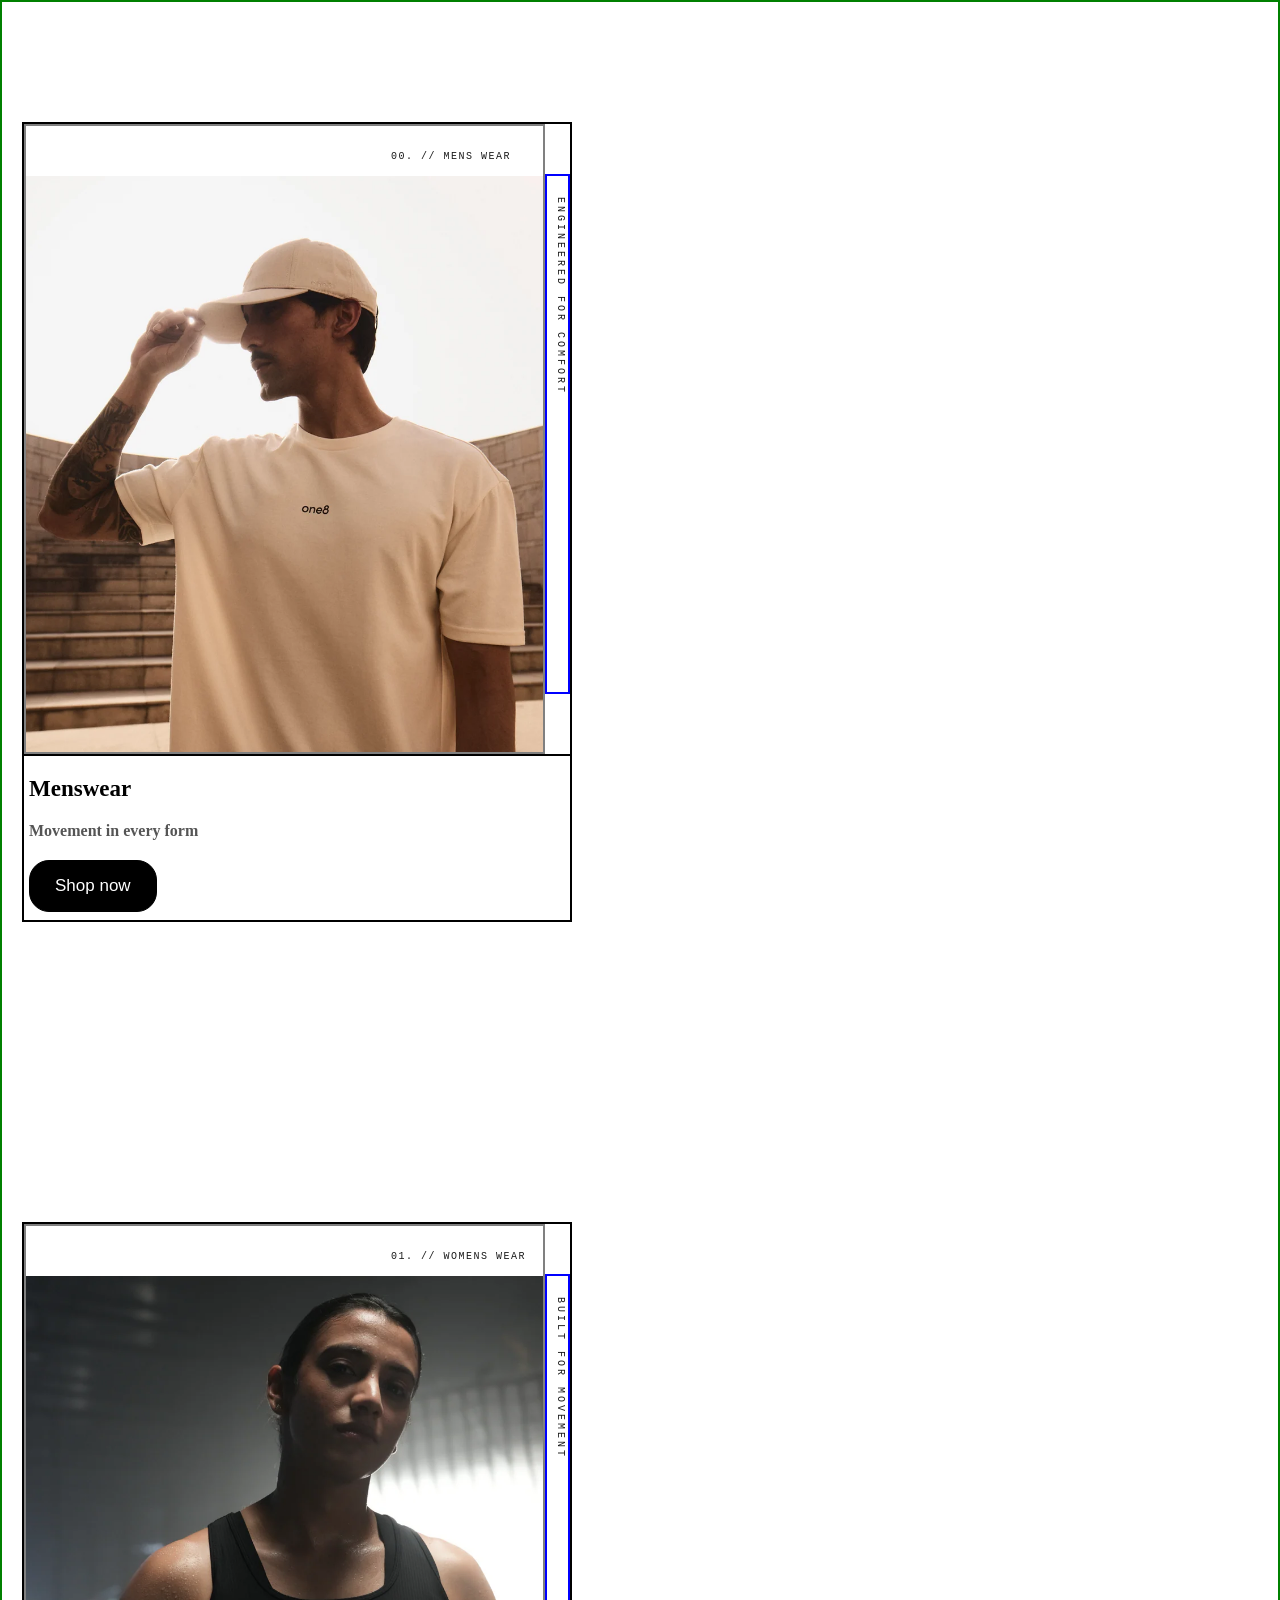
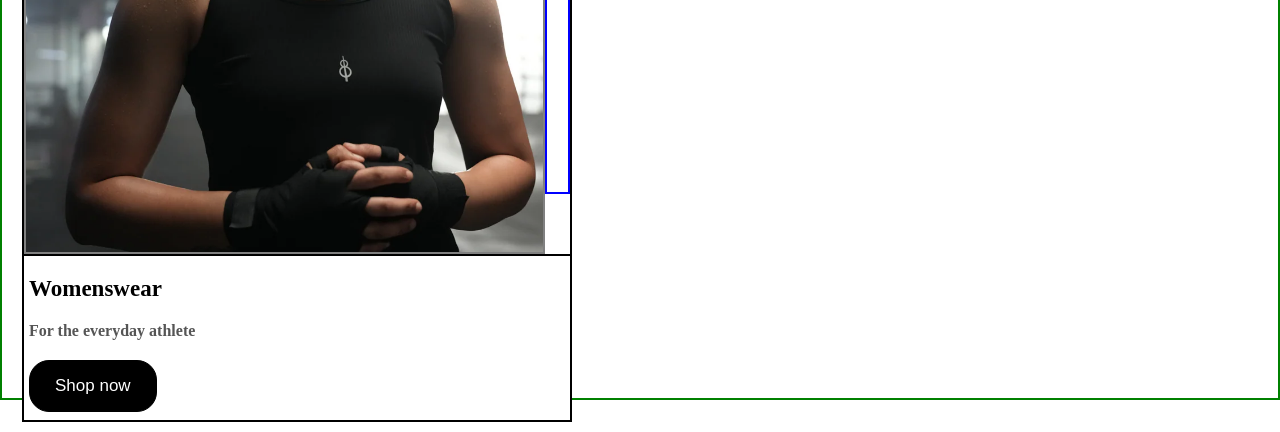
<file: html/catagory.html>
<!DOCTYPE html>
<html lang="en">

<head>

<meta charset="UTF-8">

<meta name="viewport"
      content="width=device-width, initial-scale=1, viewport-fit=cover">

<title>Editorial Card Template</title>

<style>

:root {
    box-sizing: border-box;
    padding-top: env(safe-area-inset-top, 0px);
    padding-bottom: env(safe-area-inset-bottom, 0px);
}

* {
    box-sizing: border-box;
}

html,
body {
    height: 100%;
    margin: 0;
    background: #ffffff;
}


/* CARDS */

.cards {
    width: 100%;
    display: flex;
    flex-wrap: wrap;
    gap: 200px;
    height: 2000px;
    margin: 0;
    padding: 20px;
    border: 2px solid green;
}


/* CARD */

.card {
    display: flex;
    flex-direction: column;
    width: 550px;
    height: 800px;
    background: #ffffff;
    border: 2px solid black;
    margin-top: 100px;
}


/* IMAGE AREA */

.image-area {
    display: flex;
    width: 100%;
    height: 570px;

    transition: transform 0.3s ease;

    /* Keep bottom fixed while scaling */
    transform-origin: bottom center;
}


/* IMAGE AREA HOVER */

.card:hover .image-area {
    transform: scale(1.4);
}


/* IMAGE */

.image {
    position: relative;
    flex: 1;
    height: 630px;
    overflow: hidden;
    border: 2px solid gray;
}

.image img {
    margin-top: 50px;
    width: 100%;
    height: 95%;
    object-fit: cover;
    display: block;
}


/* TOP */

.top {
    position: absolute;
    left: 0;
    width: 100%;
    height: 20px;
}


/* TOP 1 */

.top1 {
    top: 0;
    display: flex;
    align-items: center;
    padding: 0px;
}


/* TOP 2 */

.top2 {
    top: 50px;
}


/* SIDE */

.side {
    width: 25px;
    display: flex;
    flex-direction: column;
    align-items: flex-end;
    padding: 20px 0px;
    border: 2px solid blue;
    margin-top: 50px;
}


/* TAG */

.tag {
    font-family: 'Courier New', monospace;
    font-size: 10px;
    letter-spacing: 1.5px;
    color: #1a1a1a;
    text-transform: uppercase;
    white-space: nowrap;
    margin-left: 365px;
    padding: 0;
    margin-top: 40px;
}


/* TITLE */

.title {
    writing-mode: vertical-rl;
    text-orientation: mixed;
    font-family: 'Courier New', monospace;
    font-size: 10px;
    letter-spacing: 3px;
    color: #1a1a1a;
    text-transform: uppercase;
    line-height: 1.6;
    padding-top: 1px;
    margin: 0;
    width: 10px;
}


/* BOTTOM CONTENT */

.content {
    margin-top: 60px;
    width: 100%;
    height: 350px;
    padding: 20px 5px;
    border-top: 2px solid black;

    /* Keep content fixed */
    position: relative;
    z-index: 2;
}


/* H3 */

.content h3 {
    margin: 0 0 10px 0;
    font-size: 23px;
    font-weight: bold;
}


/* P */

.content p {
    line-height: 1.6;
    color: #555555;
    font-weight: bold;
}


/* ONE BUTTON */

.content a {
    text-decoration: none;
}

.content button {
    padding: 15px 25px;
    border: 1px solid black;
    background: black;
    color: white;
    cursor: pointer;
    font-size: 17px;
    border-radius: 20px;
}

.content button:hover {
    background: white;
    color: black;
}

</style>

</head>


<body>

<section>
<div class="cards">


    <!-- CARD 1 -->

    <div class="card">


        <!-- IMAGE AREA -->

        <div class="image-area">

            <div class="image">

                <div class="top top1">

                    <div class="tag">
                        00. // MENS WEAR
                    </div>

                </div>


                <img src="../images/mens1.webp"
                     alt="Mens wear 00">


                <div class="top top2">
                </div>

            </div>


            <div class="side">

                <div class="title">
                    ENGINEERED FOR COMFORT
                </div>

            </div>

        </div>


        <!-- BOTTOM CONTENT -->

        <div class="content">

            <h3>
                Menswear
            </h3>

            <p>
                Movement in every form
            </p>

            <a href="#">
                <button>
                    Shop now
                </button>
            </a>

        </div>


    </div>



    <!-- CARD 2 -->

    <div class="card">


        <!-- IMAGE AREA -->

        <div class="image-area">

            <div class="image">

                <div class="top top1">

                    <div class="tag">
                        01. // WOMENS WEAR
                    </div>

                </div>


                <img src="../images/womens1.webp"
                     alt="Womens wear 01">


                <div class="top top2">
                </div>

            </div>


            <div class="side">

                <div class="title">
                    BUILT FOR MOVEMENT
                </div>

            </div>

        </div>


        <!-- BOTTOM CONTENT -->

        <div class="content">

            <h3>
                Womenswear
            </h3>

            <p>
                For the everyday athlete
            </p>

            <a href="#">
                <button>
                    Shop now
                </button>
            </a>

        </div>


    </div>


</div>



</section>


</body>

</html>
</file>
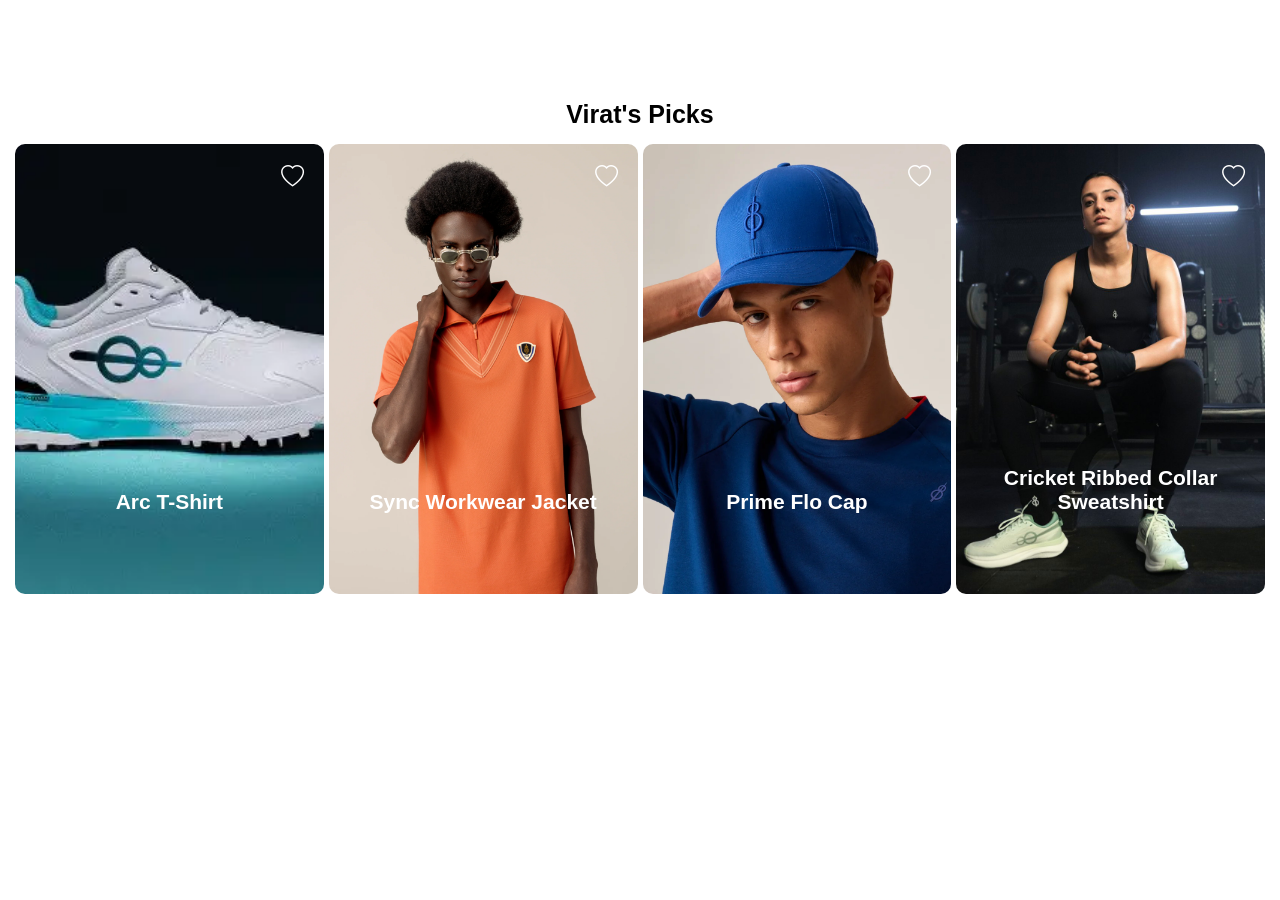
<file: html/viratpicks.html>
<!DOCTYPE html>
<html lang="en">

<head>

    <meta charset="UTF-8">

    <meta name="viewport"
          content="width=device-width, initial-scale=1.0">

    <title>Virat's Picks</title>


    <!-- ================= BOOTSTRAP ICONS ================= -->

    <link rel="stylesheet"
          href="https://cdn.jsdelivr.net/npm/bootstrap-icons@1.13.1/font/bootstrap-icons.min.css">


    <!-- ================= CSS ================= -->

    <link rel="stylesheet"
          href="../css/viratpicks.css">

</head>


<body>


<!-- =========================================================
     VIRAT SECTION
========================================================= -->

<section class="virat_section">


    <div class="virat_container">


        <!-- ================= TITLE ================= -->

        <h3 class="virat_title">
            Virat's Picks
        </h3>


        <!-- ================= CARDS ================= -->

        <div class="virat_cards">


            <!-- ================= CARD 1 ================= -->

            <div class="virat_card virat_img1">


                <!-- HOVER IMAGE -->

                <div class="virat_hover_img"></div>


                <!-- HEART -->

                <a href=""
                   class="virat_heart">

                    <i class="bi bi-heart"></i>

                </a>


                <!-- CONTENT -->

                <div class="virat_content">


                    <!-- PRODUCT NAME -->

                    <a href=""
                       class="virat_product">

                        Arc T-Shirt

                    </a>


                    <!-- SHOP NOW -->

                    <button type="button">

                        <a href="">
                            Shop Now
                        </a>

                    </button>


                </div>


            </div>



            <!-- ================= CARD 2 ================= -->

            <div class="virat_card virat_img2">


                <!-- HOVER IMAGE -->

                <div class="virat_hover_img"></div>


                <!-- HEART -->

                <a href=""
                   class="virat_heart">

                    <i class="bi bi-heart"></i>

                </a>


                <!-- CONTENT -->

                <div class="virat_content">


                    <!-- PRODUCT NAME -->

                    <a href=""
                       class="virat_product">

                        Sync Workwear Jacket

                    </a>


                    <!-- SHOP NOW -->

                    <button type="button">

                        <a href="">
                            Shop Now
                        </a>

                    </button>


                </div>


            </div>



            <!-- ================= CARD 3 ================= -->

            <div class="virat_card virat_img3">


                <!-- HOVER IMAGE -->

                <div class="virat_hover_img"></div>


                <!-- HEART -->

                <a href=""
                   class="virat_heart">

                    <i class="bi bi-heart"></i>

                </a>


                <!-- CONTENT -->

                <div class="virat_content">


                    <!-- PRODUCT NAME -->

                    <a href=""
                       class="virat_product">

                        Prime Flo Cap

                    </a>


                    <!-- SHOP NOW -->

                    <button type="button">

                        <a href="">
                            Shop Now
                        </a>

                    </button>


                </div>


            </div>



            <!-- ================= CARD 4 ================= -->

            <div class="virat_card virat_img4">


                <!-- HOVER IMAGE -->

                <div class="virat_hover_img"></div>


                <!-- HEART -->

                <a href=""
                   class="virat_heart">

                    <i class="bi bi-heart"></i>

                </a>


                <!-- CONTENT -->

                <div class="virat_content">


                    <!-- PRODUCT NAME -->

                    <a href=""
                       class="virat_product">

                        Cricket Ribbed Collar Sweatshirt

                    </a>


                    <!-- SHOP NOW -->

                    <button type="button">

                        <a href="">
                            Shop Now
                        </a>

                    </button>


                </div>


            </div>


        </div>


    </div>


</section>


</body>

</html>
</file>
<file: css/viratpicks.css>
/* =========================================
   RESET
========================================= */

* {
    margin: 0;
    padding: 0;
    box-sizing: border-box;
}


body {
    width: 100%;

    font-family: Arial, sans-serif;
}


/* =========================================
   VIRAT SECTION
========================================= */

.virat_section {
    width: 100%;
}


/* =========================================
   CONTAINER
========================================= */

.virat_container {
    width: 100%;
}


/* =========================================
   TITLE
========================================= */

.virat_title {
    text-align: center;

    font-size: 25px;

    font-weight: bold;

    margin-top: 100px;

    margin-bottom: 15px;
}


/* =========================================
   CARDS CONTAINER
========================================= */

.virat_cards {
    width: 100%;

    height: 450px;

    display: flex;

    gap: 5px;

    padding: 0 15px;
}


/* =========================================
   CARD
========================================= */

.virat_card {
    width: 25%;

    height: 100%;

    position: relative;

    overflow: hidden;

    border-radius: 10px;

    background-size: cover;

    background-position: center;

    background-repeat: no-repeat;
}


/* =========================================
   CARD 1 IMAGE
========================================= */

.virat_img1 {
    background-image:
        url("../images/elevate_yr_evrdy/footwear1.webp");
}


/* =========================================
   CARD 2 IMAGE
========================================= */

.virat_img2 {
    background-image:
        url("../images/elevate_yr_evrdy/clothing.webp");
}


/* =========================================
   CARD 3 IMAGE
========================================= */

.virat_img3 {
    background-image:
        url("../images/elevate_yr_evrdy/caps.webp");
}


/* =========================================
   CARD 4 IMAGE
========================================= */

.virat_img4 {
    background-image:
        url("../images/elevate_yr_evrdy/footwear.jpg");
}


/* =========================================
   HOVER IMAGE
========================================= */

.virat_hover_img {
    width: 100%;

    height: 100%;

    position: absolute;

    top: 0;

    left: 0;

    background-image:
        url("../images/logo.png");

    background-size: cover;

    background-position: center;

    background-repeat: no-repeat;

    transform: translateY(100%);

    transition:
        transform 0.6s ease;

    opacity: 0.7;

    z-index: 1;
}


/* =========================================
   CARD HOVER
========================================= */

.virat_card:hover .virat_hover_img {
    transform: translateY(0);
}


/* =========================================
   HEART
========================================= */

.virat_heart {
    position: absolute;

    top: 20px;

    right: 20px;

    color: white;

    font-size: 23px;

    text-decoration: none;

    z-index: 5;

    transition: 0.3s ease;
}


/* =========================================
   HEART HOVER
========================================= */

.virat_heart:hover {
    color: red;

    transform: scale(1.15);
}


/* =========================================
   CONTENT
========================================= */

.virat_content {
    position: absolute;

    left: 0;

    bottom: 20px;

    width: 100%;

    display: flex;

    flex-direction: column;

    align-items: center;

    gap: 12px;

    z-index: 4;
}


/* =========================================
   PRODUCT NAME
========================================= */

.virat_product {
    color: white;

    font-size: 21px;

    font-weight: bold;

    text-decoration: none;

    text-align: center;

    padding: 0 10px;
}


/* =========================================
   PRODUCT NAME HOVER
========================================= */

.virat_product:hover {
    /* text-decoration: underline; */
}


/* =========================================
   BUTTON
========================================= */

.virat_content button {
    border: none;

    background-color: white;

    border-radius: 20px;

    padding: 16px 32px;

    cursor: pointer;

    opacity: 0;

    visibility: hidden;

    transform: translateY(15px);

    transition:
        opacity 0.4s ease,
        visibility 0.4s ease,
        transform 0.4s ease;
}


/* =========================================
   SHOW BUTTON ONLY ON CARD HOVER
========================================= */

.virat_card:hover .virat_content button {
    opacity: 1;

    visibility: visible;

    transform: translateY(0);
}


/* =========================================
   BUTTON LINK
========================================= */

.virat_content button a {
    color: black;

    text-decoration: none;

    font-size: 14px;

    font-weight: bold;
}


/* =========================================
   BUTTON HOVER
========================================= */

.virat_content button:hover {
    transform: scale(1.05);
}
</file>
